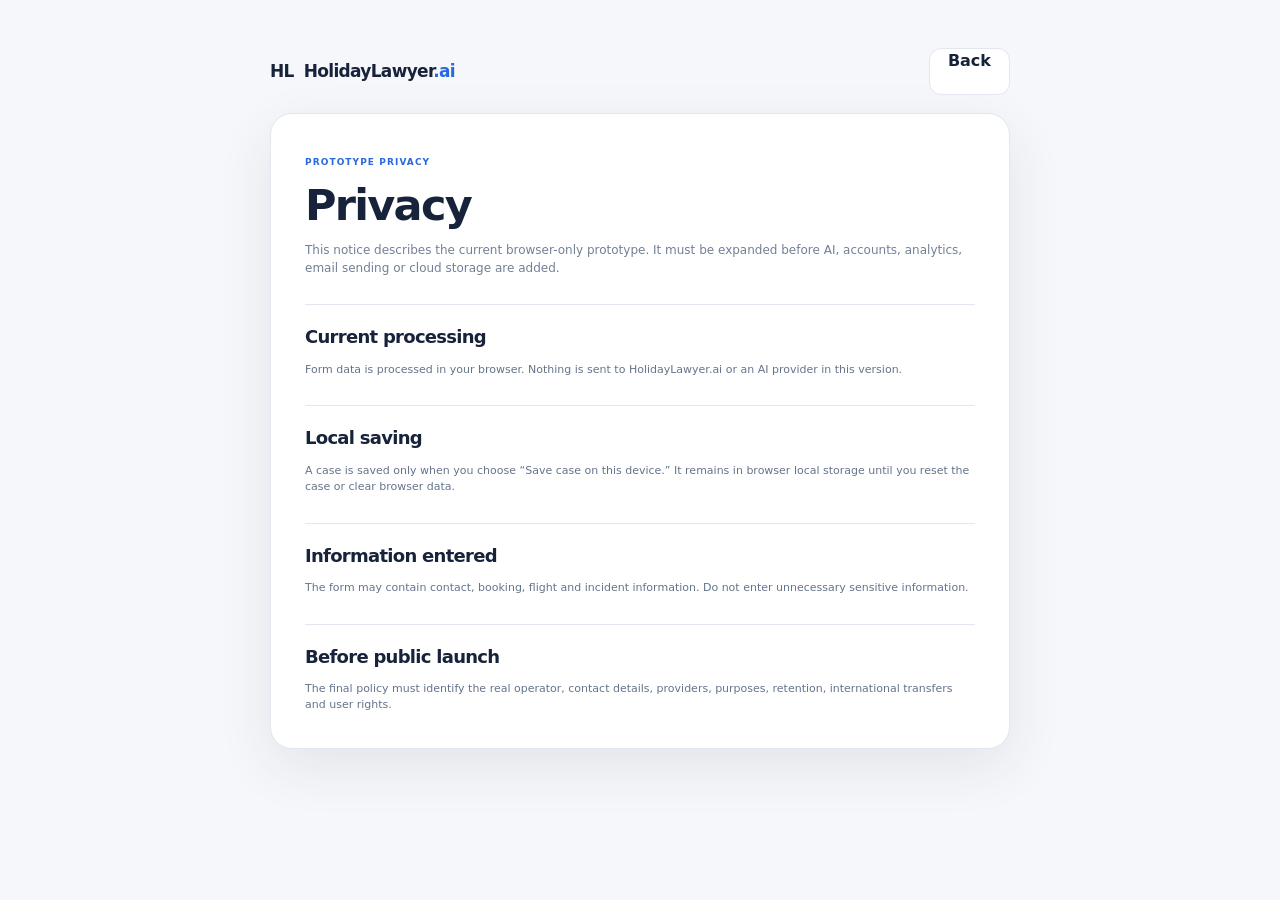
<file: privacy.html>
<!DOCTYPE html>
<html lang="en">
<head><meta charset="UTF-8"/><meta name="viewport" content="width=device-width, initial-scale=1.0"/><title>Privacy · HolidayLawyer.ai</title><link rel="stylesheet" href="styles.css"/></head>
<body class="legal-page">
  <div class="legal-shell">
    <header class="legal-header"><a class="brand" href="index.html"><span class="brand-mark">HL</span><span>HolidayLawyer<span class="brand-ai">.ai</span></span></a><a class="secondary-button" href="index.html">Back</a></header>
    <main class="legal-content">
      <span class="quiet-label">Prototype privacy</span><h1>Privacy</h1>
      <p>This notice describes the current browser-only prototype. It must be expanded before AI, accounts, analytics, email sending or cloud storage are added.</p>
      <section><h2>Current processing</h2><p>Form data is processed in your browser. Nothing is sent to HolidayLawyer.ai or an AI provider in this version.</p></section>
      <section><h2>Local saving</h2><p>A case is saved only when you choose “Save case on this device.” It remains in browser local storage until you reset the case or clear browser data.</p></section>
      <section><h2>Information entered</h2><p>The form may contain contact, booking, flight and incident information. Do not enter unnecessary sensitive information.</p></section>
      <section><h2>Before public launch</h2><p>The final policy must identify the real operator, contact details, providers, purposes, retention, international transfers and user rights.</p></section>
    </main>
  </div>
</body>
</html>
</file>
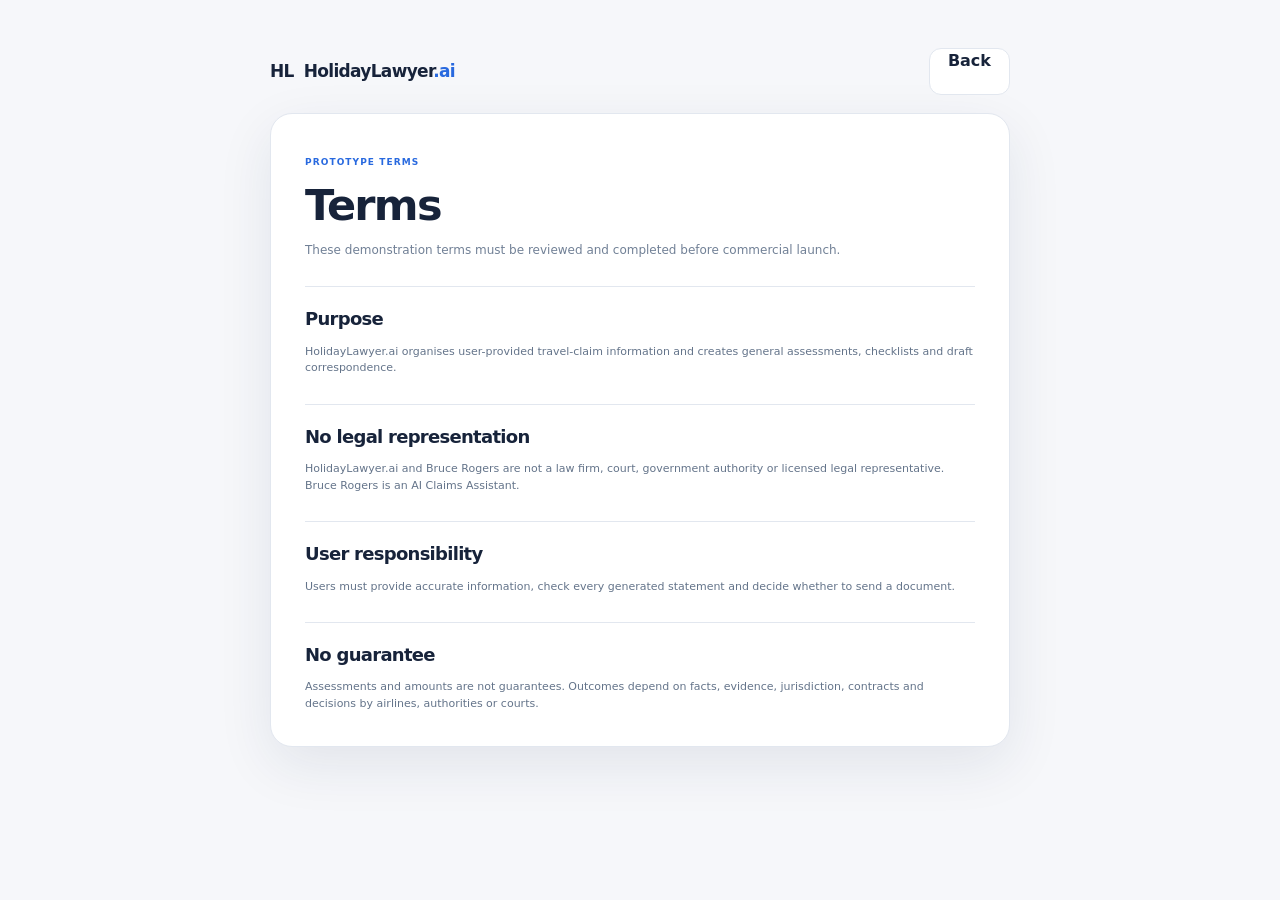
<file: terms.html>
<!DOCTYPE html>
<html lang="en">
<head><meta charset="UTF-8"/><meta name="viewport" content="width=device-width, initial-scale=1.0"/><title>Terms · HolidayLawyer.ai</title><link rel="stylesheet" href="styles.css"/></head>
<body class="legal-page">
  <div class="legal-shell">
    <header class="legal-header"><a class="brand" href="index.html"><span class="brand-mark">HL</span><span>HolidayLawyer<span class="brand-ai">.ai</span></span></a><a class="secondary-button" href="index.html">Back</a></header>
    <main class="legal-content">
      <span class="quiet-label">Prototype terms</span><h1>Terms</h1>
      <p>These demonstration terms must be reviewed and completed before commercial launch.</p>
      <section><h2>Purpose</h2><p>HolidayLawyer.ai organises user-provided travel-claim information and creates general assessments, checklists and draft correspondence.</p></section>
      <section><h2>No legal representation</h2><p>HolidayLawyer.ai and Bruce Rogers are not a law firm, court, government authority or licensed legal representative. Bruce Rogers is an AI Claims Assistant.</p></section>
      <section><h2>User responsibility</h2><p>Users must provide accurate information, check every generated statement and decide whether to send a document.</p></section>
      <section><h2>No guarantee</h2><p>Assessments and amounts are not guarantees. Outcomes depend on facts, evidence, jurisdiction, contracts and decisions by airlines, authorities or courts.</p></section>
    </main>
  </div>
</body>
</html>
</file>
<file: styles.css>
:root {
  --bg: #f6f7fa;
  --surface: #ffffff;
  --surface-soft: #f9fafc;
  --ink: #17233a;
  --muted: #718096;
  --line: #e2e7ef;
  --blue: #2869df;
  --blue-dark: #1f55b8;
  --blue-soft: #edf4ff;
  --sand: #f6ecda;
  --sand-ink: #986922;
  --green: #178b64;
  --green-soft: #e9f6f1;
  --red: #c85a55;
  --red-soft: #fff0ef;
  --shadow: 0 18px 55px rgba(24, 43, 75, .09);
  --radius: 22px;
  --radius-small: 14px;
}

* { box-sizing: border-box; }
html { scroll-behavior: smooth; }
body {
  margin: 0;
  min-width: 320px;
  color: var(--ink);
  background: var(--bg);
  font-family: Inter, ui-sans-serif, system-ui, -apple-system, BlinkMacSystemFont, "Segoe UI", sans-serif;
  line-height: 1.5;
}
button, input, select, textarea { font: inherit; }
button, a { -webkit-tap-highlight-color: transparent; }
button { color: inherit; }
a { color: inherit; text-decoration: none; }
h1, h2, h3, p { margin-top: 0; }
h1, h2, h3 { line-height: 1.08; letter-spacing: -.04em; }

.app-shell {
  width: min(760px, 100%);
  min-height: 100vh;
  margin: 0 auto;
  padding: 0 18px 108px;
}

.app-header {
  position: sticky;
  top: 0;
  z-index: 40;
  display: flex;
  min-height: 76px;
  align-items: center;
  justify-content: space-between;
  gap: 14px;
  padding: 12px 0;
  background: rgba(246,247,250,.92);
  backdrop-filter: blur(16px);
}

.brand, .bruce-chip {
  border: 0;
  background: transparent;
  cursor: pointer;
}

.brand {
  display: inline-flex;
  align-items: center;
  gap: 10px;
  padding: 0;
  color: var(--ink);
  font-size: 17px;
  font-weight: 850;
  letter-spacing: -.04em;
}

.brand-logo {
  width: 42px;
  height: 42px;
  object-fit: cover;
  border: 1px solid var(--line);
  border-radius: 13px;
  background: #fff;
  box-shadow: 0 6px 16px rgba(29, 52, 88, .08);
}
.brand-ai { color: var(--blue); }

.bruce-chip {
  display: flex;
  align-items: center;
  gap: 8px;
  padding: 6px 8px;
  border: 1px solid var(--line);
  border-radius: 13px;
  background: rgba(255,255,255,.75);
}
.bruce-chip > span:last-child { display: flex; flex-direction: column; text-align: left; }
.bruce-chip strong { font-size: 9px; }
.bruce-chip small { color: var(--muted); font-size: 7px; }

.bruce-avatar {
  display: grid;
  width: 31px;
  height: 31px;
  place-items: center;
  flex: 0 0 auto;
  border-radius: 10px;
  color: #fff;
  background: var(--ink);
  font-family: Georgia, serif;
  font-size: 10px;
  font-weight: 700;
}
.large-avatar { width: 64px; height: 64px; border-radius: 19px; font-size: 18px; }

.app-view { display: none; animation: viewIn .2s ease; }
.app-view.active { display: block; }
@keyframes viewIn { from { opacity: 0; transform: translateY(5px); } to { opacity: 1; transform: none; } }

.intro-card {
  padding: 30px 4px 20px;
}
.quiet-label {
  color: var(--blue);
  font-size: 9px;
  font-weight: 850;
  letter-spacing: .12em;
  text-transform: uppercase;
}
.intro-card h1, .page-title h1 {
  margin: 10px 0 10px;
  color: var(--ink);
  font-size: clamp(38px, 9vw, 56px);
}
.intro-card p, .page-title p { max-width: 520px; margin-bottom: 0; color: var(--muted); font-size: 13px; }

.quick-grid { display: grid; grid-template-columns: repeat(2, 1fr); gap: 12px; margin: 14px 0; }
.quick-card {
  position: relative;
  display: flex;
  min-height: 180px;
  flex-direction: column;
  align-items: flex-start;
  padding: 20px;
  border: 1px solid var(--line);
  border-radius: var(--radius);
  background: var(--surface);
  box-shadow: var(--shadow);
  cursor: pointer;
  text-align: left;
  transition: transform .18s ease, border-color .18s ease;
}
.quick-card:hover { transform: translateY(-3px); border-color: #bfd0e8; }
.quick-icon, .choice-symbol {
  display: grid;
  width: 48px;
  height: 48px;
  place-items: center;
  border-radius: 15px;
}
.quick-icon { margin-bottom: 39px; }
.quick-icon svg, .choice-symbol svg { width: 23px; fill: none; stroke-width: 1.8; stroke-linecap: round; stroke-linejoin: round; }
.blue-icon { color: var(--blue); background: var(--blue-soft); }
.blue-icon svg { stroke: var(--blue); }
.sand-icon { color: var(--sand-ink); background: var(--sand); }
.sand-icon svg { stroke: var(--sand-ink); }
.quick-card > span:nth-child(2) { display: flex; flex-direction: column; }
.quick-card strong { font-size: 16px; }
.quick-card small { margin-top: 5px; color: var(--muted); font-size: 9px; }
.quick-card b { position: absolute; right: 18px; bottom: 18px; color: var(--blue); }

.card {
  margin-top: 12px;
  padding: 21px;
  border: 1px solid var(--line);
  border-radius: var(--radius);
  background: var(--surface);
  box-shadow: var(--shadow);
}
.card-heading, .result-top {
  display: flex;
  align-items: flex-start;
  justify-content: space-between;
  gap: 16px;
}
.card-heading h2, .result-top h2 { margin: 6px 0 0; font-size: 21px; }
.saved-card > p { margin: 15px 0; color: var(--muted); font-size: 11px; }
.status-dot {
  display: inline-flex;
  align-items: center;
  min-height: 27px;
  padding: 0 9px;
  border-radius: 999px;
  color: var(--blue);
  background: var(--blue-soft);
  font-size: 8px;
  font-weight: 850;
}

.full-button, .primary-button, .secondary-button {
  min-height: 47px;
  padding: 0 18px;
  border-radius: 12px;
  cursor: pointer;
  font-weight: 780;
}
.full-button { width: 100%; }
.primary-button { border: 1px solid var(--blue); color: #fff; background: var(--blue); box-shadow: 0 10px 25px rgba(40,105,223,.18); }
.primary-button:hover { background: var(--blue-dark); }
.secondary-button { border: 1px solid var(--line); color: var(--ink); background: #fff; }
.secondary-button:hover { background: var(--surface-soft); }
.primary-button:disabled, .secondary-button:disabled { cursor: not-allowed; opacity: .4; }

.mini-stats { display: grid; grid-template-columns: repeat(3, 1fr); gap: 8px; margin-top: 12px; }
.mini-stats > div { padding: 14px; border: 1px solid var(--line); border-radius: 15px; background: rgba(255,255,255,.65); }
.mini-stats strong, .mini-stats span { display: block; }
.mini-stats strong { font-size: 10px; }
.mini-stats span { margin-top: 2px; color: var(--muted); font-size: 8px; }

.page-title { padding: 24px 4px 19px; }
.back-link { padding: 0; border: 0; color: var(--muted); background: transparent; cursor: pointer; font-size: 10px; font-weight: 750; }

.progress-block { display: grid; grid-template-columns: auto 1fr; align-items: center; gap: 16px; margin-bottom: 12px; padding: 13px 16px; border: 1px solid var(--line); border-radius: 15px; background: rgba(255,255,255,.72); }
.progress-block > div:first-child { display: flex; min-width: 100px; flex-direction: column; }
.progress-block span { color: var(--muted); font-size: 8px; font-weight: 750; }
.progress-block strong { font-size: 11px; }
.progress-line { height: 5px; overflow: hidden; border-radius: 999px; background: #e6ebf2; }
.progress-line span { display: block; width: 25%; height: 100%; border-radius: inherit; background: var(--blue); transition: width .22s ease; }

.form-card { padding: 22px; border: 1px solid var(--line); border-radius: var(--radius); background: var(--surface); box-shadow: var(--shadow); }
.form-step { display: none; }
.form-step.active { display: block; animation: viewIn .2s ease; }
fieldset { margin: 0; padding: 0; border: 0; }
legend { margin-bottom: 18px; font-size: 24px; font-weight: 850; letter-spacing: -.04em; }
.choice-stack { display: grid; gap: 10px; }
.choice-row { position: relative; display: flex; min-height: 84px; align-items: center; gap: 13px; padding: 14px; border: 1px solid var(--line); border-radius: 15px; cursor: pointer; }
.choice-row:has(input:checked) { border-color: #91b2ef; background: #f5f8ff; }
.choice-row input { position: absolute; opacity: 0; }
.choice-symbol { width: 43px; height: 43px; flex: 0 0 auto; border-radius: 13px; }
.choice-row > span:nth-child(3) { display: flex; flex: 1; flex-direction: column; }
.choice-row strong { font-size: 12px; }
.choice-row small { color: var(--muted); font-size: 8px; }
.choice-row i { width: 15px; height: 15px; border: 1px solid #aab6c6; border-radius: 50%; }
.choice-row:has(input:checked) i { border: 4px solid var(--blue); }

.field-grid { display: grid; grid-template-columns: repeat(2, 1fr); gap: 12px; margin-bottom: 13px; }
.form-card label:not(.choice-row):not(.approval-row), .wide-field { display: flex; flex-direction: column; gap: 6px; }
.form-card label > span, .wide-field > span { color: #53657d; font-size: 9px; font-weight: 750; }
.form-card input, .form-card select, .form-card textarea, .wide-field textarea {
  width: 100%;
  border: 1px solid var(--line);
  border-radius: 11px;
  outline: 0;
  color: var(--ink);
  background: var(--surface-soft);
}
.form-card input, .form-card select { height: 45px; padding: 0 12px; }
.form-card textarea, .wide-field textarea { padding: 12px; resize: vertical; }
.form-card input:focus, .form-card select:focus, .form-card textarea:focus, .wide-field textarea:focus { border-color: #8eafea; background: #fff; box-shadow: 0 0 0 4px rgba(40,105,223,.07); }
.conditional-fields { margin-top: 17px; padding-top: 17px; border-top: 1px solid var(--line); }
.wide-field { margin-top: 12px; }
.evidence-grid { display: grid; grid-template-columns: repeat(2, 1fr); gap: 9px; }
.evidence-grid label { display: flex !important; min-height: 46px; flex-direction: row !important; align-items: center; gap: 9px !important; padding: 0 11px; border: 1px solid var(--line); border-radius: 11px; cursor: pointer; }
.evidence-grid label:has(input:checked) { border-color: #91b2ef; background: #f5f8ff; }
.evidence-grid input { width: 15px !important; height: 15px !important; accent-color: var(--blue); }
.evidence-grid span { font-size: 9px !important; }
.approval-row { display: flex; align-items: flex-start; gap: 9px; margin-top: 19px; padding: 14px; border-radius: 12px; background: var(--surface-soft); }
.approval-row input { width: 16px !important; height: 16px !important; margin-top: 2px; accent-color: var(--blue); }
.approval-row span { color: var(--muted) !important; font-size: 9px !important; }
.form-error { min-height: 17px; margin: 14px 0 0; color: var(--red); font-size: 9px; font-weight: 750; }
.form-actions { display: flex; justify-content: space-between; gap: 10px; margin-top: 12px; padding-top: 17px; border-top: 1px solid var(--line); }

.hidden { display: none !important; }
.result-card { margin-top: 0; }
.score-ring { display: grid; width: 79px; height: 79px; place-content: center; flex: 0 0 auto; border-radius: 50%; background: radial-gradient(closest-side,#fff 73%,transparent 74% 99%), conic-gradient(var(--blue) 0%,#e5eaf1 0); text-align: center; }
.score-ring strong { font-size: 16px; line-height: 1; }
.score-ring span { color: var(--muted); font-size: 7px; }
.result-grid, .case-summary-grid { display: grid; grid-template-columns: repeat(2, 1fr); gap: 9px; margin: 18px 0; }
.result-grid > div, .case-summary-grid > div { padding: 14px; border-radius: 13px; background: var(--surface-soft); }
.result-grid span, .result-grid strong, .case-summary-grid span, .case-summary-grid strong { display: block; }
.result-grid span, .case-summary-grid span { color: var(--muted); font-size: 8px; }
.result-grid strong, .case-summary-grid strong { margin-top: 4px; font-size: 12px; }
.clean-list { display: grid; gap: 7px; padding: 0; list-style: none; }
.clean-list li { position: relative; padding-left: 17px; color: #5f7086; font-size: 9px; }
.clean-list li::before { content: "✓"; position: absolute; left: 0; color: var(--green); font-weight: 900; }
.result-actions, .two-buttons { display: grid; grid-template-columns: 1fr 1fr; gap: 9px; margin-top: 17px; }

.case-summary-card { margin-top: 0; }
.case-summary-grid { grid-template-columns: repeat(3, 1fr); }
.bruce-seal { display: grid; width: 40px; height: 40px; place-items: center; border: 1px solid var(--ink); border-radius: 50%; font-family: Georgia, serif; font-size: 11px; font-weight: 700; }
.letter-preview { max-height: 520px; margin: 17px 0; padding: 25px; overflow: auto; border: 1px solid var(--line); border-radius: 13px; background: #fff; color: #202a39; font-family: Arial, Helvetica, sans-serif; font-size: 10px; line-height: 1.6; }
.letter-preview h3 { font-family: Arial, Helvetica, sans-serif; font-size: 12px; letter-spacing: 0; line-height: 1.4; }
.letter-preview .letter-head { display: flex; justify-content: space-between; gap: 20px; margin-bottom: 25px; padding-bottom: 12px; border-bottom: 1px solid #e2e7ee; }
.letter-preview .letter-note { margin-top: 25px; padding-top: 12px; border-top: 1px solid #e2e7ee; color: #7d8794; font-size: 8px; }

.reply-result h2 { margin: 14px 0 9px; font-size: 23px; }
.reply-result > p { color: var(--muted); font-size: 11px; }
.suggestion-box { margin-top: 15px; padding: 14px; border-left: 3px solid var(--blue); border-radius: 0 11px 11px 0; background: #f4f8ff; }
.suggestion-box span { color: var(--blue); font-size: 8px; font-weight: 850; text-transform: uppercase; }
.suggestion-box p { margin: 6px 0 0; color: #5c6d83; font-size: 9px; white-space: pre-wrap; }

.bruce-card { display: flex; align-items: center; gap: 16px; margin-top: 0; }
.bruce-card h2 { margin: 6px 0 5px; font-size: 22px; }
.bruce-card p { margin: 0; color: var(--muted); font-size: 10px; }
.settings-list { margin-top: 12px; overflow: hidden; border: 1px solid var(--line); border-radius: var(--radius); background: #fff; box-shadow: var(--shadow); }
.settings-list button, .settings-list a { display: flex; width: 100%; min-height: 54px; align-items: center; justify-content: space-between; gap: 18px; padding: 0 17px; border: 0; border-bottom: 1px solid var(--line); background: #fff; cursor: pointer; text-align: left; font-size: 10px; font-weight: 700; }
.settings-list > :last-child { border-bottom: 0; }
.settings-list b { color: var(--muted); }
.legal-note { padding: 19px 5px; color: var(--muted); font-size: 9px; text-align: center; }

.bottom-nav {
  position: fixed;
  z-index: 60;
  left: 50%;
  bottom: 12px;
  display: grid;
  width: min(724px, calc(100% - 24px));
  grid-template-columns: repeat(5, 1fr);
  padding: 7px;
  border: 1px solid rgba(216,224,234,.95);
  border-radius: 20px;
  background: rgba(255,255,255,.92);
  box-shadow: 0 18px 50px rgba(24,43,75,.15);
  backdrop-filter: blur(18px);
  transform: translateX(-50%);
}
.bottom-nav button { display: flex; min-height: 52px; flex-direction: column; align-items: center; justify-content: center; gap: 2px; border: 0; border-radius: 14px; color: #8390a1; background: transparent; cursor: pointer; }
.bottom-nav button.active { color: var(--blue); background: var(--blue-soft); }
.bottom-nav button > span { font-size: 15px; line-height: 1; }
.bottom-nav small { font-size: 7px; font-weight: 780; }

.toast { position: fixed; z-index: 100; right: 20px; bottom: 94px; max-width: 330px; padding: 12px 15px; border-radius: 12px; color: #fff; background: var(--ink); box-shadow: var(--shadow); font-size: 9px; font-weight: 750; opacity: 0; pointer-events: none; transform: translateY(8px); transition: .18s ease; }
.toast.visible { opacity: 1; transform: none; }

.legal-page { background: var(--bg); }
.legal-shell { width: min(740px, calc(100% - 28px)); margin: 30px auto 70px; }
.legal-header { display: flex; align-items: center; justify-content: space-between; padding: 18px 0; }
.legal-content { padding: 34px; border: 1px solid var(--line); border-radius: var(--radius); background: #fff; box-shadow: var(--shadow); }
.legal-content h1 { margin: 10px 0 13px; font-size: 43px; }
.legal-content > p { color: var(--muted); font-size: 12px; }
.legal-content section { margin-top: 27px; padding-top: 22px; border-top: 1px solid var(--line); }
.legal-content h2 { font-size: 18px; }
.legal-content section p { margin-bottom: 0; color: #64748a; font-size: 11px; }

@media (max-width: 580px) {
  .app-shell { padding-inline: 12px; }
  .app-header { min-height: 68px; }
  .bruce-chip > span:last-child { display: none; }
  .quick-grid, .field-grid, .evidence-grid { grid-template-columns: 1fr; }
  .quick-card { min-height: 155px; }
  .quick-icon { margin-bottom: 26px; }
  .mini-stats { grid-template-columns: 1fr; }
  .progress-block { grid-template-columns: 1fr; gap: 8px; }
  .result-top { align-items: flex-start; flex-direction: column; }
  .case-summary-grid { grid-template-columns: 1fr; }
  .form-actions, .result-actions, .two-buttons { grid-template-columns: 1fr; }
  .legal-content { padding: 25px 20px; }
}

@media print {
  body * { visibility: hidden; }
  #claimLetter, #claimLetter * { visibility: visible; }
  #claimLetter { position: absolute; inset: 0; max-height: none; width: 100%; margin: 0; padding: 40px; border: 0; font-size: 12px; }
}

.about-title {
  display: flex;
  flex-direction: column;
  align-items: flex-start;
}
.about-logo {
  width: 92px;
  height: 92px;
  margin-bottom: 16px;
  object-fit: cover;
  border: 1px solid var(--line);
  border-radius: 24px;
  background: #fff;
  box-shadow: var(--shadow);
}
</file>
